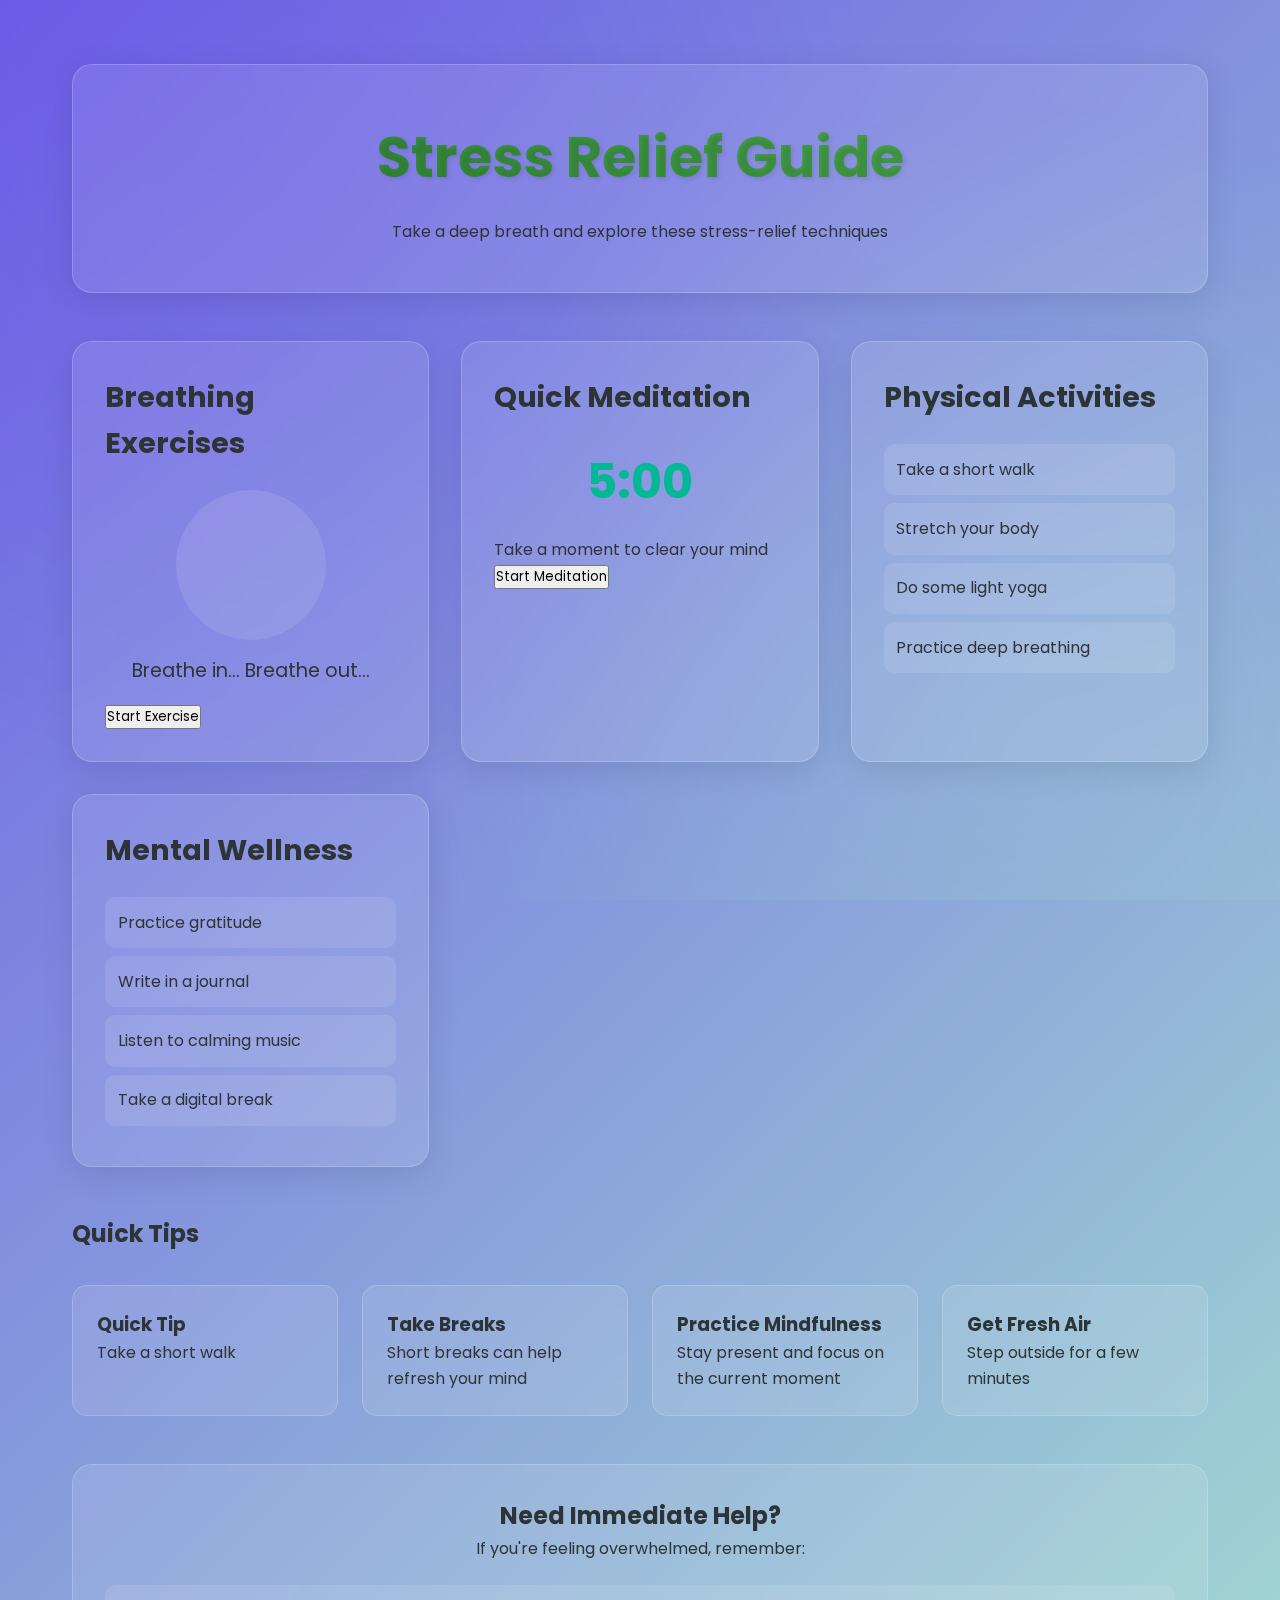
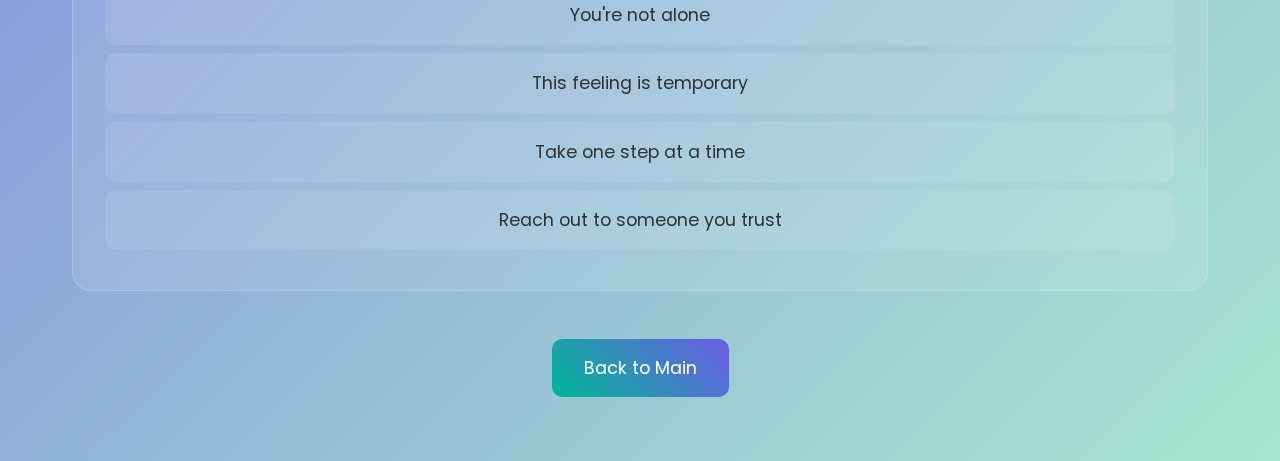
<file: stress.html>
<!DOCTYPE html>
<html lang="en">
<head>
    <meta charset="UTF-8">
    <meta name="viewport" content="width=device-width, initial-scale=1.0">
    <title>Stress Relief - MoodAI</title>
    <link rel="stylesheet" href="stress.css">
    <link href="https://fonts.googleapis.com/css2?family=Poppins:wght@300;400;500;600;700&display=swap" rel="stylesheet">
</head>
<body>
    <!-- Animated Background -->
    <div class="animated-bg"></div>
    <div class="particles" id="particles"></div>

    <div class="container">
        <header>
            <h1>Stress Relief Guide</h1>
            <p>Take a deep breath and explore these stress-relief techniques</p>
        </header>

        <div class="stress-categories">
            <div class="category-card" data-category="breathing">
                <h2>Breathing Exercises</h2>
                <div class="exercise-content">
                    <div class="breathing-circle"></div>
                    <p class="breathing-text">Breathe in... Breathe out...</p>
                    <button id="startBreathing">Start Exercise</button>
                </div>
            </div>

            <div class="category-card" data-category="meditation">
                <h2>Quick Meditation</h2>
                <div class="exercise-content">
                    <div class="meditation-timer">5:00</div>
                    <p>Take a moment to clear your mind</p>
                    <button id="startMeditation">Start Meditation</button>
                </div>
            </div>

            <div class="category-card" data-category="physical">
                <h2>Physical Activities</h2>
                <div class="exercise-content">
                    <ul class="activity-list">
                        <li>Take a short walk</li>
                        <li>Stretch your body</li>
                        <li>Do some light yoga</li>
                        <li>Practice deep breathing</li>
                    </ul>
                </div>
            </div>

            <div class="category-card" data-category="mental">
                <h2>Mental Wellness</h2>
                <div class="exercise-content">
                    <ul class="wellness-list">
                        <li>Practice gratitude</li>
                        <li>Write in a journal</li>
                        <li>Listen to calming music</li>
                        <li>Take a digital break</li>
                    </ul>
                </div>
            </div>
        </div>

        <div class="stress-tips">
            <h2>Quick Tips</h2>
            <div class="tips-grid">
                <div class="tip-card">
                    <h3>Stay Hydrated</h3>
                    <p>Drink water regularly to maintain energy levels</p>
                </div>
                <div class="tip-card">
                    <h3>Take Breaks</h3>
                    <p>Short breaks can help refresh your mind</p>
                </div>
                <div class="tip-card">
                    <h3>Practice Mindfulness</h3>
                    <p>Stay present and focus on the current moment</p>
                </div>
                <div class="tip-card">
                    <h3>Get Fresh Air</h3>
                    <p>Step outside for a few minutes</p>
                </div>
            </div>
        </div>

        <div class="emergency-section">
            <h2>Need Immediate Help?</h2>
            <p>If you're feeling overwhelmed, remember:</p>
            <ul class="emergency-list">
                <li>You're not alone</li>
                <li>This feeling is temporary</li>
                <li>Take one step at a time</li>
                <li>Reach out to someone you trust</li>
            </ul>
        </div>

        <div class="navigation">
            <button id="backToMain" class="nav-btn">Back to Main</button>
        </div>
    </div>

    <script src="stress.js"></script>
</body>
</html>
</file>
<file: stress.css>
* {
    margin: 0;
    padding: 0;
    box-sizing: border-box;
    font-family: 'Poppins', Arial, sans-serif;
}

:root {
    --primary-color: #6c5ce7;
    --secondary-color: #a8e6cf;
    --accent-color: #00b894;
    --text-color: #2d3436;
    --glass-bg: rgba(255, 255, 255, 0.1);
    --glass-border: rgba(255, 255, 255, 0.2);
    --transition-speed: 0.3s;
}

body {
    min-height: 100vh;
    padding: 2rem;
    position: relative;
    overflow-x: hidden;
    background: linear-gradient(135deg, var(--primary-color), var(--secondary-color));
    color: var(--text-color);
    line-height: 1.6;
}

/* Animated Background */
.animated-bg {
    position: fixed;
    top: 0;
    left: 0;
    width: 100%;
    height: 100%;
    z-index: -1;
    background: 
        radial-gradient(circle at 20% 20%, rgba(108, 92, 231, 0.2) 0%, transparent 50%),
        radial-gradient(circle at 80% 80%, rgba(168, 230, 207, 0.2) 0%, transparent 50%);
    animation: gradientBG 15s ease infinite;
}

@keyframes gradientBG {
    0% { background-position: 0% 50%; }
    50% { background-position: 100% 50%; }
    100% { background-position: 0% 50%; }
}

/* Container */
.container {
    max-width: 1200px;
    margin: 0 auto;
    padding: 2rem;
}

/* Header */
header {
    text-align: center;
    padding: 3rem;
    background: var(--glass-bg);
    backdrop-filter: blur(10px);
    border: 1px solid var(--glass-border);
    border-radius: 20px;
    margin-bottom: 3rem;
    box-shadow: 0 8px 32px rgba(0, 0, 0, 0.1);
}

header h1 {
    font-size: 3.5rem;
    background: linear-gradient(45deg, #2e7d32, #4caf50);
    -webkit-background-clip: text;
    background-clip: text;
    -webkit-text-fill-color: transparent;
    margin-bottom: 1rem;
    text-shadow: 2px 2px 4px rgba(0,0,0,0.1);
}

/* Stress Categories */
.stress-categories {
    display: grid;
    grid-template-columns: repeat(auto-fit, minmax(300px, 1fr));
    gap: 2rem;
    margin-bottom: 3rem;
}

.category-card {
    background: var(--glass-bg);
    backdrop-filter: blur(10px);
    border: 1px solid var(--glass-border);
    border-radius: 20px;
    padding: 2rem;
    box-shadow: 0 8px 32px rgba(0, 0, 0, 0.1);
    transition: all var(--transition-speed) ease;
}

.category-card:hover {
    transform: translateY(-10px);
    box-shadow: 0 12px 24px rgba(0,0,0,0.2);
}

.category-card h2 {
    color: var(--text-color);
    margin-bottom: 1.5rem;
    font-size: 1.8rem;
}

/* Breathing Exercise */
.breathing-circle {
    width: 150px;
    height: 150px;
    border-radius: 50%;
    background: var(--glass-bg);
    margin: 0 auto 1rem;
    transition: all 4s ease-in-out;
}

.breathing-circle.active {
    transform: scale(1.5);
    background: var(--accent-color);
}

.breathing-text {
    text-align: center;
    font-size: 1.2rem;
    margin-bottom: 1rem;
}

/* Meditation Timer */
.meditation-timer {
    font-size: 3rem;
    text-align: center;
    margin: 1rem 0;
    font-weight: bold;
    color: var(--accent-color);
}

/* Lists */
.activity-list, .wellness-list {
    list-style: none;
    padding: 0;
}

.activity-list li, .wellness-list li {
    padding: 0.8rem;
    margin: 0.5rem 0;
    background: var(--glass-bg);
    border-radius: 10px;
    transition: all var(--transition-speed) ease;
}

.activity-list li:hover, .wellness-list li:hover {
    transform: translateX(10px);
    background: var(--accent-color);
    color: white;
}

/* Tips Grid */
.tips-grid {
    display: grid;
    grid-template-columns: repeat(auto-fit, minmax(250px, 1fr));
    gap: 1.5rem;
    margin-top: 2rem;
}

.tip-card {
    background: var(--glass-bg);
    backdrop-filter: blur(10px);
    border: 1px solid var(--glass-border);
    border-radius: 15px;
    padding: 1.5rem;
    transition: all var(--transition-speed) ease;
}

.tip-card:hover {
    transform: translateY(-5px);
    box-shadow: 0 8px 16px rgba(0,0,0,0.1);
}

/* Emergency Section */
.emergency-section {
    background: var(--glass-bg);
    backdrop-filter: blur(10px);
    border: 1px solid var(--glass-border);
    border-radius: 20px;
    padding: 2rem;
    margin: 3rem 0;
    text-align: center;
}

.emergency-list {
    list-style: none;
    padding: 0;
    margin-top: 1.5rem;
}

.emergency-list li {
    padding: 1rem;
    margin: 0.5rem 0;
    background: rgba(255, 255, 255, 0.1);
    border-radius: 10px;
    font-size: 1.1rem;
}

/* Navigation */
.navigation {
    text-align: center;
    margin-top: 3rem;
}

.nav-btn {
    padding: 1rem 2rem;
    background: linear-gradient(45deg, var(--accent-color), var(--primary-color));
    color: white;
    border: none;
    border-radius: 10px;
    font-size: 1.1rem;
    cursor: pointer;
    transition: all var(--transition-speed) ease;
}

.nav-btn:hover {
    transform: translateY(-3px);
    box-shadow: 0 8px 16px rgba(0,0,0,0.2);
}

/* Responsive Design */
@media (max-width: 768px) {
    header h1 {
        font-size: 2.5rem;
    }
    
    .stress-categories {
        grid-template-columns: 1fr;
    }
    
    .tips-grid {
        grid-template-columns: 1fr;
    }
    
    .container {
        padding: 1rem;
    }
}
</file>
